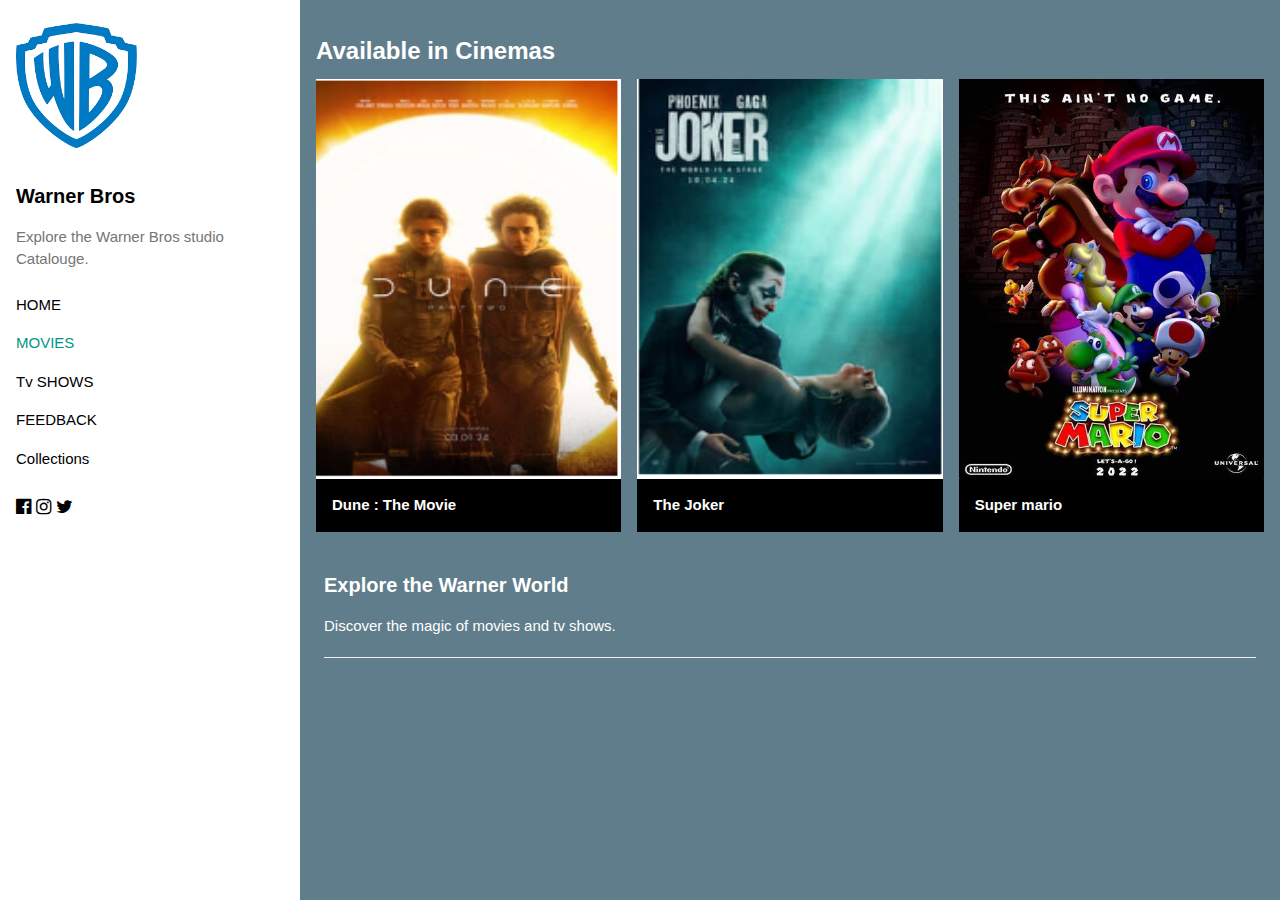
<file: index.html>
<!DOCTYPE html>
<html>
<title>Warner Bros Studios</title>
<meta charset="UTF-8">
<meta name="viewport" content="width=device-width, initial-scale=1">
<link rel="stylesheet" href="css/main.css">
<link rel="stylesheet" href="https://cdnjs.cloudflare.com/ajax/libs/font-awesome/4.7.0/css/font-awesome.min.css">

<body class="w3-blue-grey w3-content" style="max-width:1600px">

    <!-- Sidebar/menu -->
    <nav class="w3-sidebar w3-collapse w3-white w3-animate-left" style="z-index:3;width:300px;" id="mySidebar"><br>
        <div class="w3-container">
            <a href="#" onclick="w3_close()" class="w3-hide-large w3-right w3-jumbo w3-padding w3-hover-grey" title="close menu">
                <i class="fa fa-remove"></i>
            </a>
            <img alt="logo" src="img/avatar.png" style="width:45%;" class="w3-round"><br><br>
            <h4><b>Warner Bros</b></h4>
            <p class="w3-text-grey">Explore the Warner Bros studio Catalouge.</p>
        </div>
        <div class="w3-bar-block">
            <a href="index.html" onclick="w3_close()" class="w3-bar-item w3-button w3-padding ">HOME</a>
            <a href="movies.html" onclick=" w3_close() " class="w3-bar-item w3-button w3-padding w3-text-teal ">MOVIES</a>
            <a href="tvshows.html" onclick=" w3_close() " class="w3-bar-item w3-button w3-padding w3-text-light-black ">Tv SHOWS</a>
            <a href="connect.html" onclick="w3_close() " class="w3-bar-item w3-button w3-padding ">FEEDBACK</a>
            <a href="Collections.html" onclick="w3_close() " class="w3-bar-item w3-button w3-padding ">Collections</a>
        </div>
        <div class="w3-panel w3-large">
            <a href="https://www.facebook.com/"><i class="fa fa-facebook-official w3-hover-opacity"></i></a>
            <a href="https://www.instagram.com/"><i class="fa fa-instagram w3-hover-opacity"></i></a>
            <a href="https://twitter.com/"><i class="fa fa-twitter w3-hover-opacity"></i></a>
        </div>
    </nav>

    <!-- Overlay effect when opening sidebar on small screens -->
    <div class="w3-overlay w3-hide-large w3-animate-opacity" onclick="w3_close()" style="cursor:pointer" title="close side menu" id="myOverlay"></div>

    <!-- !PAGE CONTENT! -->
    <div class="w3-main" style="margin-left:300px">

        <!-- Header -->
        <header id="portfolio">
            <a href="#"><img src="img/avatar.png" alt="logo" style="width:65px;" class="w3-circle w3-right w3-margin w3-hide-large w3-hover-opacity"></a>
            <span class="w3-button w3-hide-large w3-xxlarge w3-hover-text-grey" onclick="w3_open()"><i class="fa fa-bars"></i></span>
            <br/>
            <div class="w3-container">
                <h3><b>Available in Cinemas</b></h3>
            </div>
        </header>

        <!-- First Photo Grid-->
        <div class="w3-row-padding">
            <div class="w3-third w3-container w3-margin-bottom">
                <img src="pics/Capture.PNG" alt="movie1" style="width:100%;height: 400px;" class="w3-hover-opacity">
                <div class="w3-container w3-black">
                    <p><b>Dune : The Movie</b></p>
                </div>
            </div>
            <div class="w3-third w3-container w3-margin-bottom">
                <img src="pics/movie2.PNG" alt="movie2" style="width:100%;height: 400px;" class="w3-hover-opacity">
                <div class="w3-container w3-black">
                    <p><b>The Joker</b></p>
                </div>
            </div>
            <div class="w3-third w3-container">
                <img src="pics/supermario.jpg" alt="movie3" style="width:100%;height: 400px;" class="w3-hover-opacity">
                <div class="w3-container w3-black">
                    <p><b>Super mario</b></p>
                </div>
            </div>
        </div>

        <div class="w3-container w3-padding-large" style="margin-bottom:32px">
            <h4><b>Explore the Warner World</b></h4>
            <p>Discover the magic of movies and tv shows.

                <hr>

        </div>

        <script src="js/main.js">
            // Script to open and close sidebar
        </script>

</body>

</html>
</file>
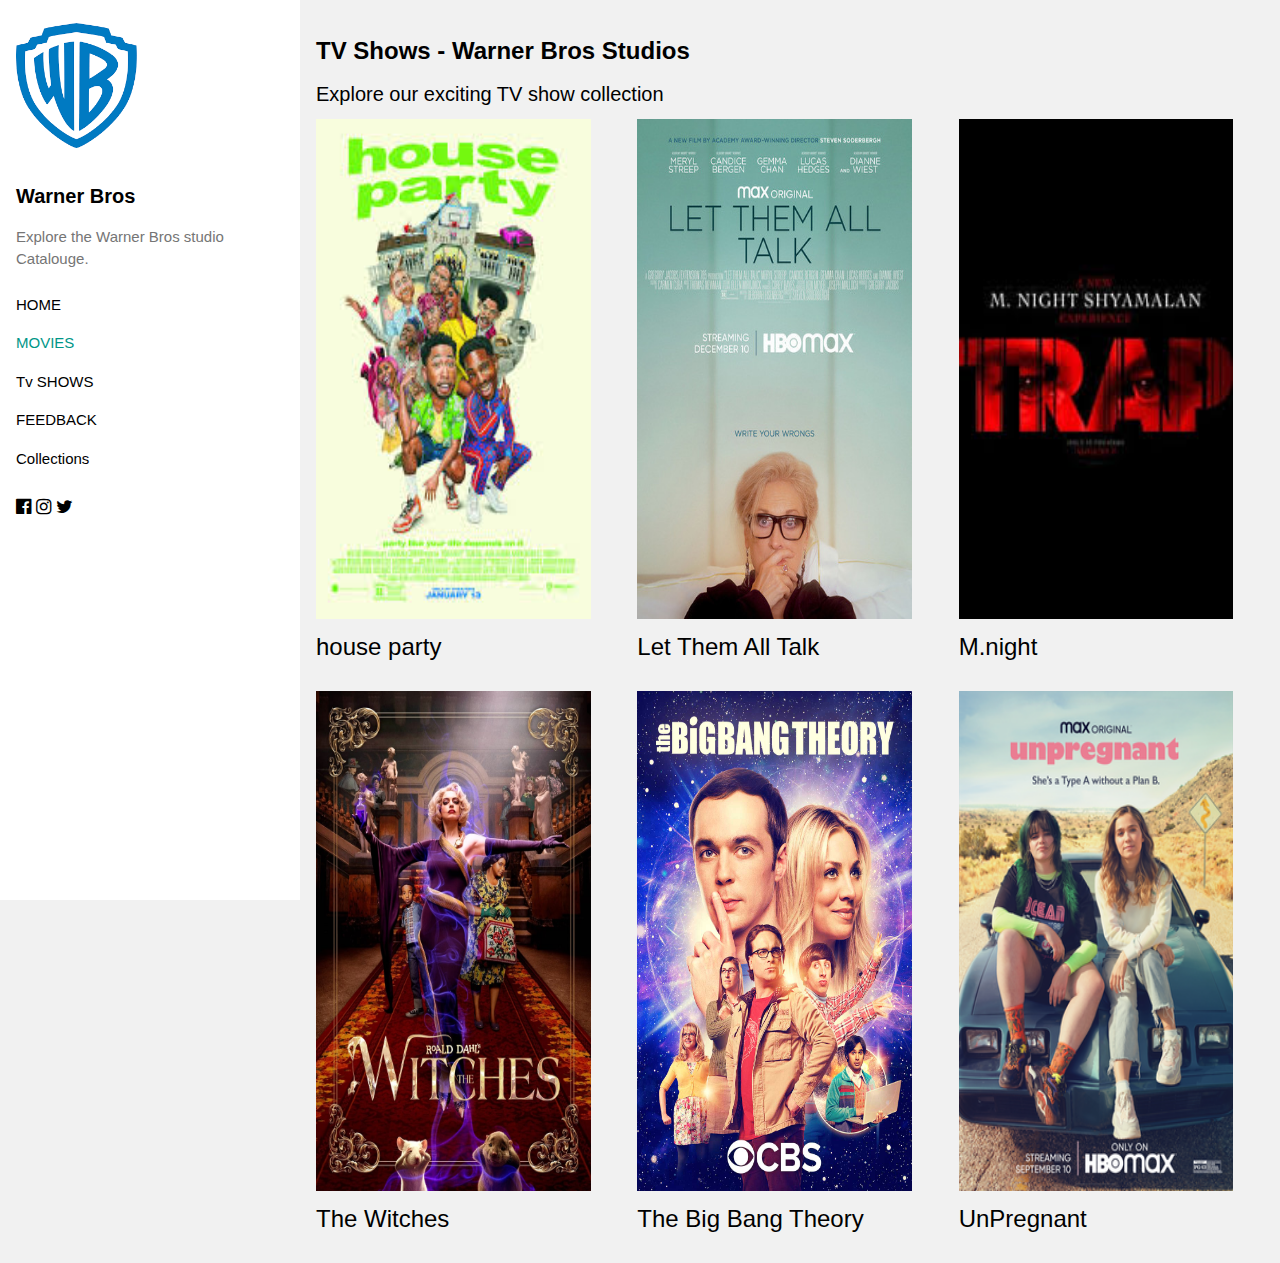
<file: tvshows.html>
<!DOCTYPE html>
<html>

<head>
    <meta charset="utf-8">
    <title>TV Shows - Warner Bros Studios</title>
    <meta name="viewport" content="width=device-width, initial-scale=1">
    <link rel="stylesheet" href="css/main.css">
    <link rel="stylesheet" href="https://cdnjs.cloudflare.com/ajax/libs/font-awesome/4.7.0/css/font-awesome.min.css">
</head>

<body class="w3-light-grey w3-content" style="max-width:1600px">

    <!-- Sidebar/menu -->
    <nav class="w3-sidebar w3-collapse w3-white w3-animate-left" style="z-index:3;width:300px;" id="mySidebar"><br>
        <div class="w3-container">
            <a href="#" onclick="w3_close()" class="w3-hide-large w3-right w3-jumbo w3-padding w3-hover-grey" title="close menu">
                <i class="fa fa-remove"></i>
            </a>
            <img alt="logo" src="img/avatar.png" style="width:45%;" class="w3-round"><br><br>
            <h4><b>Warner Bros</b></h4>
            <p class="w3-text-grey">Explore the Warner Bros studio Catalouge.</p>
        </div>
        <div class="w3-bar-block">
            <a href="index.html" onclick="w3_close()" class="w3-bar-item w3-button w3-padding ">HOME</a>
            <a href="movies.html" onclick=" w3_close() " class="w3-bar-item w3-button w3-padding w3-text-teal ">MOVIES</a>
            <a href="tvshows.html" onclick=" w3_close() " class="w3-bar-item w3-button w3-padding w3-text-light-black ">Tv SHOWS</a>
            <a href="connect.html" onclick="w3_close() " class="w3-bar-item w3-button w3-padding ">FEEDBACK</a>
            <a href="Collections.html" onclick="w3_close() " class="w3-bar-item w3-button w3-padding ">Collections</a>
        </div>
        <div class="w3-panel w3-large">
            <a href="https://www.facebook.com/"><i class="fa fa-facebook-official w3-hover-opacity"></i></a>
            <a href="https://www.instagram.com/"><i class="fa fa-instagram w3-hover-opacity"></i></a>
            <a href="https://twitter.com/"><i class="fa fa-twitter w3-hover-opacity"></i></a>
        </div>
    </nav>

    <!-- Overlay effect when opening sidebar on small screens -->
    <div class="w3-overlay w3-hide-large w3-animate-opacity" onclick="w3_close()" style="cursor:pointer" title="close side menu" id="myOverlay"></div>

    <!-- !PAGE CONTENT! -->
    <div class="w3-main" style="margin-left:300px">

        <!-- Header -->
        <header id="portfolio">
            <a href="#"><img src="img/avatar.png" style="width:65px;" class="w3-circle w3-right w3-margin w3-hide-large w3-hover-opacity"></a>
            <span class="w3-button w3-hide-large w3-xxlarge w3-hover-text-grey" onclick="w3_open()"><i class="fa fa-bars"></i></span>
            <br/>
            <div class="w3-container">
                <h3><b>TV Shows - Warner Bros Studios</b></h3>
                <h4>Explore our exciting TV show collection</h4>
            </div>
        </header>

        <!-- TV Show Grid -->
        <div class="w3-row-padding">
            <div class="w3-third w3-container w3-margin-bottom">
                <img src="img/mine3.jpg" alt="TV Show 1" style="width:90%; height: 500px;" class="w3-hover-opacity">
                <h3>house party</h3>
            </div>
            <div class="w3-third w3-container w3-margin-bottom">
                <img src="img/let.jpg" alt="TV Show 2" style="width:90%; height: 500px;" class="w3-hover-opacity">
                <h3>Let Them All Talk</h3>
            </div>
            <div class="w3-third w3-container">
                <img src="img/mine4.jpg" alt="TV Show 3" style="width:90%; height: 500px;" class="w3-hover-opacity">
                <h3>M.night</h3>
            </div>
        </div>

        <div class="w3-row-padding">
            <div class="w3-third w3-container w3-margin-bottom">
                <img src="img/wt.jpg" alt="TV Show 4" style="width:90%; height: 500px;" class="w3-hover-opacity">
                <h3>The Witches</h3>
            </div>
            <div class="w3-third w3-container w3-margin-bottom">
                <img src="img/big.jpg" alt="TV Show 5" style="width:90%; height: 500px;" class="w3-hover-opacity">
                <h3>The Big Bang Theory</h3>
            </div>
            <div class="w3-third w3-container">
                <img src="img/unp.png" alt="TV Show 6" style="width:90%; height: 500px;" class="w3-hover-opacity">
                <h3>UnPregnant</h3>
            </div>
        </div>

    </div>

    <!-- End page content -->
    <script src="js/main.js">
        // Script to open and close sidebar
    </script>
</body>

</html>
</file>
<file: css/main.css>
html {
    box-sizing: border-box;
}

*,
*:before,
*:after {
    box-sizing: inherit;
}

html {
    -ms-text-size-adjust: 100%;
    -webkit-text-size-adjust: 100%;
}

body {
    margin: 0;
}

article,
aside,
details,
figcaption,
figure,
footer,
header,
main,
menu,
nav,
section {
    display: block;
}

summary {
    display: list-item;
}

audio,
canvas,
progress,
video {
    display: inline-block;
}

progress {
    vertical-align: baseline;
}

audio:not([controls]) {
    display: none;
    height: 0;
}

[hidden],
template {
    display: none;
}

a {
    background-color: transparent;
}

a:active,
a:hover {
    outline-width: 0;
}

abbr[title] {
    border-bottom: none;
    text-decoration: underline;
    text-decoration: underline dotted;
}

b,
strong {
    font-weight: bolder;
}

dfn {
    font-style: italic;
}

mark {
    background: #ff0;
    color: #000;
}

small {
    font-size: 80%;
}

sub,
sup {
    font-size: 75%;
    line-height: 0;
    position: relative;
    vertical-align: baseline;
}

sub {
    bottom: -0.25em;
}

sup {
    top: -0.5em;
}

figure {
    margin: 1em 40px;
}

img {
    border-style: none;
}

code,
kbd,
pre,
samp {
    font-family: monospace, monospace;
    font-size: 1em;
}

hr {
    box-sizing: content-box;
    height: 0;
    overflow: visible;
}

button,
input,
select,
textarea,
optgroup {
    font: inherit;
    margin: 0;
}

optgroup {
    font-weight: bold;
}

button,
input {
    overflow: visible;
}

button,
select {
    text-transform: none;
}

button,
[type="button"],
[type="reset"],
[type="submit"] {
    -webkit-appearance: button;
}

button::-moz-focus-inner,
[type="button"]::-moz-focus-inner,
[type="reset"]::-moz-focus-inner,
[type="submit"]::-moz-focus-inner {
    border-style: none;
    padding: 0;
}

button:-moz-focusring,
[type="button"]:-moz-focusring,
[type="reset"]:-moz-focusring,
[type="submit"]:-moz-focusring {
    outline: 1px dotted ButtonText;
}

fieldset {
    border: 1px solid #c0c0c0;
    margin: 0 2px;
    padding: 0.35em 0.625em 0.75em;
}

legend {
    color: inherit;
    display: table;
    max-width: 100%;
    padding: 0;
    white-space: normal;
}

textarea {
    overflow: auto;
}

[type="checkbox"],
[type="radio"] {
    padding: 0;
}

[type="number"]::-webkit-inner-spin-button,
[type="number"]::-webkit-outer-spin-button {
    height: auto;
}

[type="search"] {
    -webkit-appearance: textfield;
    outline-offset: -2px;
}

[type="search"]::-webkit-search-decoration {
    -webkit-appearance: none;
}

::-webkit-file-upload-button {
    -webkit-appearance: button;
    font: inherit;
}


/* End extract */

html,
body {
    font-family: Verdana, sans-serif;
    font-size: 15px;
    line-height: 1.5;
}

html {
    overflow-x: hidden;
}

h1 {
    font-size: 36px;
}

h2 {
    font-size: 30px;
}

h3 {
    font-size: 24px;
}

h4 {
    font-size: 20px;
}

h5 {
    font-size: 18px;
}

h6 {
    font-size: 16px;
}

.w3-serif {
    font-family: serif;
}

h1,
h2,
h3,
h4,
h5,
h6 {
    font-family: "Segoe UI", Arial, sans-serif;
    font-weight: 400;
    margin: 10px 0;
}

.w3-wide {
    letter-spacing: 4px;
}

hr {
    border: 0;
    border-top: 1px solid #eee;
    margin: 20px 0;
}

.w3-image {
    max-width: 100%;
    height: auto;
}

img {
    vertical-align: middle;
}

a {
    color: inherit;
}

.w3-table,
.w3-table-all {
    border-collapse: collapse;
    border-spacing: 0;
    width: 100%;
    display: table;
}

.w3-table-all {
    border: 1px solid #ccc;
}

.w3-bordered tr,
.w3-table-all tr {
    border-bottom: 1px solid #ddd;
}

.w3-striped tbody tr:nth-child(even) {
    background-color: #1b26c2;
}

.w3-table-all tr:nth-child(odd) {
    background-color: #1439dd;
}

.w3-table-all tr:nth-child(even) {
    background-color: #411ddf;
}

.w3-hoverable tbody tr:hover,
.w3-ul.w3-hoverable li:hover {
    background-color: #3011dd;
}

.w3-centered tr th,
.w3-centered tr td {
    text-align: center;
}

.w3-table td,
.w3-table th,
.w3-table-all td,
.w3-table-all th {
    padding: 8px 8px;
    display: table-cell;
    text-align: left;
    vertical-align: top;
}

.w3-table th:first-child,
.w3-table td:first-child,
.w3-table-all th:first-child,
.w3-table-all td:first-child {
    padding-left: 16px;
}

.w3-btn,
.w3-button {
    border: none;
    display: inline-block;
    padding: 8px 16px;
    vertical-align: middle;
    overflow: hidden;
    text-decoration: none;
    color: inherit;
    background-color: inherit;
    text-align: center;
    cursor: pointer;
    white-space: nowrap;
}

.w3-btn:hover {
    box-shadow: 0 8px 16px 0 rgba(3, 57, 158, 0.2), 0 6px 20px 0 rgba(6, 54, 158, 0.19);
}

.w3-btn,
.w3-button {
    -webkit-touch-callout: none;
    -webkit-user-select: none;
    -khtml-user-select: none;
    -moz-user-select: none;
    -ms-user-select: none;
    user-select: none;
}

.w3-disabled,
.w3-btn:disabled,
.w3-button:disabled {
    cursor: not-allowed;
    opacity: 0.3;
}

.w3-disabled *,
:disabled * {
    pointer-events: none;
}

.w3-btn.w3-disabled:hover,
.w3-btn:disabled:hover {
    box-shadow: none;
}

.w3-badge,
.w3-tag {
    background-color: #000;
    color: #fff;
    display: inline-block;
    padding-left: 8px;
    padding-right: 8px;
    text-align: center;
}

.w3-badge {
    border-radius: 50%;
}

.w3-ul {
    list-style-type: none;
    padding: 0;
    margin: 0;
}

.w3-ul li {
    padding: 8px 16px;
    border-bottom: 1px solid #ddd;
}

.w3-ul li:last-child {
    border-bottom: none;
}

.w3-tooltip,
.w3-display-container {
    position: relative;
}

.w3-tooltip .w3-text {
    display: none;
}

.w3-tooltip:hover .w3-text {
    display: inline-block;
}

.w3-ripple:active {
    opacity: 0.5;
}

.w3-ripple {
    transition: opacity 0s;
}

.w3-input {
    padding: 8px;
    display: block;
    border: none;
    border-bottom: 1px solid #3613d6;
    width: 100%;
}

.w3-select {
    padding: 9px 0;
    width: 100%;
    border: none;
    border-bottom: 1px solid #390ed4;
}

.w3-dropdown-click,
.w3-dropdown-hover {
    position: relative;
    display: inline-block;
    cursor: pointer;
}

.w3-dropdown-hover:hover .w3-dropdown-content {
    display: block;
}

.w3-dropdown-hover:first-child,
.w3-dropdown-click:hover {
    background-color: #340cc5;
    color: #000;
}

.w3-dropdown-hover:hover>.w3-button:first-child,
.w3-dropdown-click:hover>.w3-button:first-child {
    background-color: #210aa5;
    color: #000;
}

.w3-dropdown-content {
    cursor: auto;
    color: #000;
    background-color: #04068a;
    display: none;
    position: absolute;
    min-width: 160px;
    margin: 0;
    padding: 0;
    z-index: 1;
}

.w3-check,
.w3-radio {
    width: 24px;
    height: 24px;
    position: relative;
    top: 6px;
}

.w3-sidebar {
    height: 100%;
    width: 200px;
    background-color: #fff;
    position: fixed !important;
    z-index: 1;
    overflow: auto;
}

.w3-bar-block .w3-dropdown-hover,
.w3-bar-block .w3-dropdown-click {
    width: 100%;
}

.w3-bar-block .w3-dropdown-hover .w3-dropdown-content,
.w3-bar-block .w3-dropdown-click .w3-dropdown-content {
    min-width: 100%;
}

.w3-bar-block .w3-dropdown-hover .w3-button,
.w3-bar-block .w3-dropdown-click .w3-button {
    width: 100%;
    text-align: left;
    padding: 8px 16px;
}

.w3-main,
#main {
    transition: margin-left 0.4s;
}

.w3-modal {
    z-index: 3;
    display: none;
    padding-top: 100px;
    position: fixed;
    left: 0;
    top: 0;
    width: 100%;
    height: 100%;
    overflow: auto;
    background-color: rgb(0, 0, 0);
    background-color: rgba(0, 0, 0, 0.4);
}

.w3-modal-content {
    margin: auto;
    background-color: #fff;
    position: relative;
    padding: 0;
    outline: 0;
    width: 600px;
}

.w3-bar {
    width: 100%;
    overflow: hidden;
}

.w3-center .w3-bar {
    display: inline-block;
    width: auto;
}

.w3-bar .w3-bar-item {
    padding: 8px 16px;
    float: left;
    width: auto;
    border: none;
    display: block;
    outline: 0;
}

.w3-bar .w3-dropdown-hover,
.w3-bar .w3-dropdown-click {
    position: static;
    float: left;
}

.w3-bar .w3-button {
    white-space: normal;
}

.w3-bar-block .w3-bar-item {
    width: 100%;
    display: block;
    padding: 8px 16px;
    text-align: left;
    border: none;
    white-space: normal;
    float: none;
    outline: 0;
}

.w3-bar-block.w3-center .w3-bar-item {
    text-align: center;
}

.w3-block {
    display: block;
    width: 100%;
}

.w3-responsive {
    display: block;
    overflow-x: auto;
}

.w3-container:after,
.w3-container:before,
.w3-panel:after,
.w3-panel:before,
.w3-row:after,
.w3-row:before,
.w3-row-padding:after,
.w3-row-padding:before,
.w3-cell-row:before,
.w3-cell-row:after,
.w3-clear:after,
.w3-clear:before,
.w3-bar:before,
.w3-bar:after {
    content: "";
    display: table;
    clear: both;
}

.w3-col,
.w3-half,
.w3-third,
.w3-twothird,
.w3-threequarter,
.w3-quarter {
    float: left;
    width: 100%;
}

.w3-col.s1 {
    width: 8.33333%;
}

.w3-col.s2 {
    width: 16.66666%;
}

.w3-col.s3 {
    width: 24.99999%;
}

.w3-col.s4 {
    width: 33.33333%;
}

.w3-col.s5 {
    width: 41.66666%;
}

.w3-col.s6 {
    width: 49.99999%;
}

.w3-col.s7 {
    width: 58.33333%;
}

.w3-col.s8 {
    width: 66.66666%;
}

.w3-col.s9 {
    width: 74.99999%;
}

.w3-col.s10 {
    width: 83.33333%;
}

.w3-col.s11 {
    width: 91.66666%;
}

.w3-col.s12 {
    width: 99.99999%;
}

@media (min-width: 601px) {
    .w3-col.m1 {
        width: 8.33333%;
    }
    .w3-col.m2 {
        width: 16.66666%;
    }
    .w3-col.m3,
    .w3-quarter {
        width: 24.99999%;
    }
    .w3-col.m4,
    .w3-third {
        width: 33.33333%;
    }
    .w3-col.m5 {
        width: 41.66666%;
    }
    .w3-col.m6,
    .w3-half {
        width: 49.99999%;
    }
    .w3-col.m7 {
        width: 58.33333%;
    }
    .w3-col.m8,
    .w3-twothird {
        width: 66.66666%;
    }
    .w3-col.m9,
    .w3-threequarter {
        width: 74.99999%;
    }
    .w3-col.m10 {
        width: 83.33333%;
    }
    .w3-col.m11 {
        width: 91.66666%;
    }
    .w3-col.m12 {
        width: 99.99999%;
    }
}

@media (min-width: 993px) {
    .w3-col.l1 {
        width: 8.33333%;
    }
    .w3-col.l2 {
        width: 16.66666%;
    }
    .w3-col.l3 {
        width: 24.99999%;
    }
    .w3-col.l4 {
        width: 33.33333%;
    }
    .w3-col.l5 {
        width: 41.66666%;
    }
    .w3-col.l6 {
        width: 49.99999%;
    }
    .w3-col.l7 {
        width: 58.33333%;
    }
    .w3-col.l8 {
        width: 66.66666%;
    }
    .w3-col.l9 {
        width: 74.99999%;
    }
    .w3-col.l10 {
        width: 83.33333%;
    }
    .w3-col.l11 {
        width: 91.66666%;
    }
    .w3-col.l12 {
        width: 99.99999%;
    }
}

.w3-rest {
    overflow: hidden;
}

.w3-stretch {
    margin-left: -16px;
    margin-right: -16px;
}

.w3-content,
.w3-auto {
    margin-left: auto;
    margin-right: auto;
}

.w3-content {
    max-width: 980px;
}

.w3-auto {
    max-width: 1140px;
}

.w3-cell-row {
    display: table;
    width: 100%;
}

.w3-cell {
    display: table-cell;
}

.w3-cell-top {
    vertical-align: top;
}

.w3-cell-middle {
    vertical-align: middle;
}

.w3-cell-bottom {
    vertical-align: bottom;
}

.w3-hide {
    display: none !important;
}

.w3-show-block,
.w3-show {
    display: block !important;
}

.w3-show-inline-block {
    display: inline-block !important;
}

@media (max-width: 1205px) {
    .w3-auto {
        max-width: 95%;
    }
}

@media (max-width: 600px) {
    .w3-modal-content {
        margin: 0 10px;
        width: auto !important;
    }
    .w3-modal {
        padding-top: 30px;
    }
    .w3-dropdown-hover.w3-mobile .w3-dropdown-content,
    .w3-dropdown-click.w3-mobile .w3-dropdown-content {
        position: relative;
    }
    .w3-hide-small {
        display: none !important;
    }
    .w3-mobile {
        display: block;
        width: 100% !important;
    }
    .w3-bar-item.w3-mobile,
    .w3-dropdown-hover.w3-mobile,
    .w3-dropdown-click.w3-mobile {
        text-align: center;
    }
    .w3-dropdown-hover.w3-mobile,
    .w3-dropdown-hover.w3-mobile .w3-btn,
    .w3-dropdown-hover.w3-mobile .w3-button,
    .w3-dropdown-click.w3-mobile,
    .w3-dropdown-click.w3-mobile .w3-btn,
    .w3-dropdown-click.w3-mobile .w3-button {
        width: 100%;
    }
}

@media (max-width: 768px) {
    .w3-modal-content {
        width: 500px;
    }
    .w3-modal {
        padding-top: 50px;
    }
}

@media (min-width: 993px) {
    .w3-modal-content {
        width: 900px;
    }
    .w3-hide-large {
        display: none !important;
    }
    .w3-sidebar.w3-collapse {
        display: block !important;
    }
}

@media (max-width: 992px) and (min-width: 601px) {
    .w3-hide-medium {
        display: none !important;
    }
}

@media (max-width: 992px) {
    .w3-sidebar.w3-collapse {
        display: none;
    }
    .w3-main {
        margin-left: 0 !important;
        margin-right: 0 !important;
    }
    .w3-auto {
        max-width: 100%;
    }
}

.w3-top,
.w3-bottom {
    position: fixed;
    width: 100%;
    z-index: 1;
}

.w3-top {
    top: 0;
}

.w3-bottom {
    bottom: 0;
}

.w3-overlay {
    position: fixed;
    display: none;
    width: 100%;
    height: 100%;
    top: 0;
    left: 0;
    right: 0;
    bottom: 0;
    background-color: rgba(0, 0, 0, 0.5);
    z-index: 2;
}

.w3-display-topleft {
    position: absolute;
    left: 0;
    top: 0;
}

.w3-display-topright {
    position: absolute;
    right: 0;
    top: 0;
}

.w3-display-bottomleft {
    position: absolute;
    left: 0;
    bottom: 0;
}

.w3-display-bottomright {
    position: absolute;
    right: 0;
    bottom: 0;
}

.w3-display-middle {
    position: absolute;
    top: 50%;
    left: 50%;
    transform: translate(-50%, -50%);
    -ms-transform: translate(-50%, -50%);
}

.w3-display-left {
    position: absolute;
    top: 50%;
    left: 0%;
    transform: translate(0%, -50%);
    -ms-transform: translate(-0%, -50%);
}

.w3-display-right {
    position: absolute;
    top: 50%;
    right: 0%;
    transform: translate(0%, -50%);
    -ms-transform: translate(0%, -50%);
}

.w3-display-topmiddle {
    position: absolute;
    left: 50%;
    top: 0;
    transform: translate(-50%, 0%);
    -ms-transform: translate(-50%, 0%);
}

.w3-display-bottommiddle {
    position: absolute;
    left: 50%;
    bottom: 0;
    transform: translate(-50%, 0%);
    -ms-transform: translate(-50%, 0%);
}

.w3-display-container:hover .w3-display-hover {
    display: block;
}

.w3-display-container:hover span.w3-display-hover {
    display: inline-block;
}

.w3-display-hover {
    display: none;
}

.w3-display-position {
    position: absolute;
}

.w3-circle {
    border-radius: 50%;
}

.w3-round-small {
    border-radius: 2px;
}

.w3-round,
.w3-round-medium {
    border-radius: 4px;
}

.w3-round-large {
    border-radius: 8px;
}

.w3-round-xlarge {
    border-radius: 16px;
}

.w3-round-xxlarge {
    border-radius: 32px;
}

.w3-row-padding,
.w3-row-padding>.w3-half,
.w3-row-padding>.w3-third,
.w3-row-padding>.w3-twothird,
.w3-row-padding>.w3-threequarter,
.w3-row-padding>.w3-quarter,
.w3-row-padding>.w3-col {
    padding: 0 8px;
}

.w3-container,
.w3-panel {
    padding: 0.01em 16px;
}

.w3-panel {
    margin-top: 16px;
    margin-bottom: 16px;
}

.w3-code,
.w3-codespan {
    font-family: Consolas, "courier new";
    font-size: 16px;
}

.w3-code {
    width: auto;
    background-color: #fff;
    padding: 8px 12px;
    border-left: 4px solid #4caf50;
    word-wrap: break-word;
}

.w3-codespan {
    color: crimson;
    background-color: #f1f1f1;
    padding-left: 4px;
    padding-right: 4px;
    font-size: 110%;
}

.w3-card,
.w3-card-2 {
    box-shadow: 0 2px 5px 0 rgba(0, 0, 0, 0.16), 0 2px 10px 0 rgba(0, 0, 0, 0.12);
}

.w3-card-4,
.w3-hover-shadow:hover {
    box-shadow: 0 4px 10px 0 rgba(0, 0, 0, 0.2), 0 4px 20px 0 rgba(0, 0, 0, 0.19);
}

.w3-spin {
    animation: w3-spin 2s infinite linear;
}

@keyframes w3-spin {
    0% {
        transform: rotate(0deg);
    }
    100% {
        transform: rotate(359deg);
    }
}

.w3-animate-fading {
    animation: fading 10s infinite;
}

@keyframes fading {
    0% {
        opacity: 0;
    }
    50% {
        opacity: 1;
    }
    100% {
        opacity: 0;
    }
}

.w3-animate-opacity {
    animation: opac 0.8s;
}

@keyframes opac {
    from {
        opacity: 0;
    }
    to {
        opacity: 1;
    }
}

.w3-animate-top {
    position: relative;
    animation: animatetop 0.4s;
}

@keyframes animatetop {
    from {
        top: -300px;
        opacity: 0;
    }
    to {
        top: 0;
        opacity: 1;
    }
}

.w3-animate-left {
    position: relative;
    animation: animateleft 0.4s;
}

@keyframes animateleft {
    from {
        left: -300px;
        opacity: 0;
    }
    to {
        left: 0;
        opacity: 1;
    }
}

.w3-animate-right {
    position: relative;
    animation: animateright 0.4s;
}

@keyframes animateright {
    from {
        right: -300px;
        opacity: 0;
    }
    to {
        right: 0;
        opacity: 1;
    }
}

.w3-animate-bottom {
    position: relative;
    animation: animatebottom 0.4s;
}

@keyframes animatebottom {
    from {
        bottom: -300px;
        opacity: 0;
    }
    to {
        bottom: 0;
        opacity: 1;
    }
}

.w3-animate-zoom {
    animation: animatezoom 0.6s;
}

@keyframes animatezoom {
    from {
        transform: scale(0);
    }
    to {
        transform: scale(1);
    }
}

.w3-animate-input {
    transition: width 0.4s ease-in-out;
}

.w3-animate-input:focus {
    width: 100% !important;
}

.w3-opacity,
.w3-hover-opacity:hover {
    opacity: 0.6;
}

.w3-opacity-off,
.w3-hover-opacity-off:hover {
    opacity: 1;
}

.w3-opacity-max {
    opacity: 0.25;
}

.w3-opacity-min {
    opacity: 0.75;
}

.w3-greyscale-max,
.w3-grayscale-max,
.w3-hover-greyscale:hover,
.w3-hover-grayscale:hover {
    filter: grayscale(100%);
}

.w3-greyscale,
.w3-grayscale {
    filter: grayscale(75%);
}

.w3-greyscale-min,
.w3-grayscale-min {
    filter: grayscale(50%);
}

.w3-sepia {
    filter: sepia(75%);
}

.w3-sepia-max,
.w3-hover-sepia:hover {
    filter: sepia(100%);
}

.w3-sepia-min {
    filter: sepia(50%);
}

.w3-tiny {
    font-size: 10px !important;
}

.w3-small {
    font-size: 12px !important;
}

.w3-medium {
    font-size: 15px !important;
}

.w3-large {
    font-size: 18px !important;
}

.w3-xlarge {
    font-size: 24px !important;
}

.w3-xxlarge {
    font-size: 36px !important;
}

.w3-xxxlarge {
    font-size: 48px !important;
}

.w3-jumbo {
    font-size: 64px !important;
}

.w3-left-align {
    text-align: left !important;
}

.w3-right-align {
    text-align: right !important;
}

.w3-justify {
    text-align: justify !important;
}

.w3-center {
    text-align: center !important;
}

.w3-border-0 {
    border: 0 !important;
}

.w3-border {
    border: 1px solid #ccc !important;
}

.w3-border-top {
    border-top: 1px solid #ccc !important;
}

.w3-border-bottom {
    border-bottom: 1px solid #ccc !important;
}

.w3-border-left {
    border-left: 1px solid #ccc !important;
}

.w3-border-right {
    border-right: 1px solid #ccc !important;
}

.w3-topbar {
    border-top: 6px solid #ccc !important;
}

.w3-bottombar {
    border-bottom: 6px solid #ccc !important;
}

.w3-leftbar {
    border-left: 6px solid #ccc !important;
}

.w3-rightbar {
    border-right: 6px solid #ccc !important;
}

.w3-section,
.w3-code {
    margin-top: 16px !important;
    margin-bottom: 16px !important;
}

.w3-margin {
    margin: 16px !important;
}

.w3-margin-top {
    margin-top: 16px !important;
}

.w3-margin-bottom {
    margin-bottom: 16px !important;
}

.w3-margin-left {
    margin-left: 16px !important;
}

.w3-margin-right {
    margin-right: 16px !important;
}

.w3-padding-small {
    padding: 4px 8px !important;
}

.w3-padding {
    padding: 8px 16px !important;
}

.w3-padding-large {
    padding: 12px 24px !important;
}

.w3-padding-16 {
    padding-top: 16px !important;
    padding-bottom: 16px !important;
}

.w3-padding-24 {
    padding-top: 24px !important;
    padding-bottom: 24px !important;
}

.w3-padding-32 {
    padding-top: 32px !important;
    padding-bottom: 32px !important;
}

.w3-padding-48 {
    padding-top: 48px !important;
    padding-bottom: 48px !important;
}

.w3-padding-64 {
    padding-top: 64px !important;
    padding-bottom: 64px !important;
}

.w3-left {
    float: left !important;
}

.w3-right {
    float: right !important;
}

.w3-button:hover {
    color: #000 !important;
    background-color: #ccc !important;
}

.w3-transparent,
.w3-hover-none:hover {
    background-color: transparent !important;
}

.w3-hover-none:hover {
    box-shadow: none !important;
}


/* Colors */

.w3-amber,
.w3-hover-amber:hover {
    color: #000 !important;
    background-color: #ffc107 !important;
}

.w3-aqua,
.w3-hover-aqua:hover {
    color: #000 !important;
    background-color: #00ffff !important;
}

.w3-blue,
.w3-hover-blue:hover {
    color: #fff !important;
    background-color: #2196f3 !important;
}

.w3-light-blue,
.w3-hover-light-blue:hover {
    color: #000 !important;
    background-color: #87ceeb !important;
}

.w3-brown,
.w3-hover-brown:hover {
    color: #fff !important;
    background-color: #795548 !important;
}

.w3-cyan,
.w3-hover-cyan:hover {
    color: #000 !important;
    background-color: #00bcd4 !important;
}

.w3-blue-grey,
.w3-hover-blue-grey:hover,
.w3-blue-gray,
.w3-hover-blue-gray:hover {
    color: #fff !important;
    background-color: #607d8b !important;
}

.w3-green,
.w3-hover-green:hover {
    color: #fff !important;
    background-color: #4caf50 !important;
}

.w3-light-green,
.w3-hover-light-green:hover {
    color: #000 !important;
    background-color: #8bc34a !important;
}

.w3-indigo,
.w3-hover-indigo:hover {
    color: #fff !important;
    background-color: #3f51b5 !important;
}

.w3-khaki,
.w3-hover-khaki:hover {
    color: #000 !important;
    background-color: #f0e68c !important;
}

.w3-lime,
.w3-hover-lime:hover {
    color: #000 !important;
    background-color: #cddc39 !important;
}

.w3-orange,
.w3-hover-orange:hover {
    color: #000 !important;
    background-color: #ff9800 !important;
}

.w3-deep-orange,
.w3-hover-deep-orange:hover {
    color: #fff !important;
    background-color: #ff5722 !important;
}

.w3-pink,
.w3-hover-pink:hover {
    color: #fff !important;
    background-color: #e91e63 !important;
}

.w3-purple,
.w3-hover-purple:hover {
    color: #fff !important;
    background-color: #9c27b0 !important;
}

.w3-deep-purple,
.w3-hover-deep-purple:hover {
    color: #fff !important;
    background-color: #673ab7 !important;
}

.w3-red,
.w3-hover-red:hover {
    color: #fff !important;
    background-color: #f44336 !important;
}

.w3-sand,
.w3-hover-sand:hover {
    color: #000 !important;
    background-color: #fdf5e6 !important;
}

.w3-teal,
.w3-hover-teal:hover {
    color: #fff !important;
    background-color: #009688 !important;
}

.w3-yellow,
.w3-hover-yellow:hover {
    color: #000 !important;
    background-color: #ffeb3b !important;
}

.w3-white,
.w3-hover-white:hover {
    color: #000 !important;
    background-color: #fff !important;
}

.w3-black,
.w3-hover-black:hover {
    color: #fff !important;
    background-color: #000 !important;
}

.w3-grey,
.w3-hover-grey:hover,
.w3-gray,
.w3-hover-gray:hover {
    color: #000 !important;
    background-color: #9e9e9e !important;
}

.w3-light-grey,
.w3-hover-light-grey:hover,
.w3-light-gray,
.w3-hover-light-gray:hover {
    color: #000 !important;
    background-color: #f1f1f1 !important;
}

.w3-dark-grey,
.w3-hover-dark-grey:hover,
.w3-dark-gray,
.w3-hover-dark-gray:hover {
    color: #fff !important;
    background-color: #616161 !important;
}

.w3-pale-red,
.w3-hover-pale-red:hover {
    color: #000 !important;
    background-color: #ffdddd !important;
}

.w3-pale-green,
.w3-hover-pale-green:hover {
    color: #000 !important;
    background-color: #ddffdd !important;
}

.w3-pale-yellow,
.w3-hover-pale-yellow:hover {
    color: #000 !important;
    background-color: #ffffcc !important;
}

.w3-pale-blue,
.w3-hover-pale-blue:hover {
    color: #000 !important;
    background-color: #ddffff !important;
}

.w3-text-amber,
.w3-hover-text-amber:hover {
    color: #ffc107 !important;
}

.w3-text-aqua,
.w3-hover-text-aqua:hover {
    color: #00ffff !important;
}

.w3-text-blue,
.w3-hover-text-blue:hover {
    color: #2196f3 !important;
}

.w3-text-light-blue,
.w3-hover-text-light-blue:hover {
    color: #87ceeb !important;
}

.w3-text-brown,
.w3-hover-text-brown:hover {
    color: #795548 !important;
}

.w3-text-cyan,
.w3-hover-text-cyan:hover {
    color: #00bcd4 !important;
}

.w3-text-blue-grey,
.w3-hover-text-blue-grey:hover,
.w3-text-blue-gray,
.w3-hover-text-blue-gray:hover {
    color: #607d8b !important;
}

.w3-text-green,
.w3-hover-text-green:hover {
    color: #4caf50 !important;
}

.w3-text-light-green,
.w3-hover-text-light-green:hover {
    color: #8bc34a !important;
}

.w3-text-indigo,
.w3-hover-text-indigo:hover {
    color: #3f51b5 !important;
}

.w3-text-khaki,
.w3-hover-text-khaki:hover {
    color: #b4aa50 !important;
}

.w3-text-lime,
.w3-hover-text-lime:hover {
    color: #cddc39 !important;
}

.w3-text-orange,
.w3-hover-text-orange:hover {
    color: #ff9800 !important;
}

.w3-text-deep-orange,
.w3-hover-text-deep-orange:hover {
    color: #ff5722 !important;
}

.w3-text-pink,
.w3-hover-text-pink:hover {
    color: #e91e63 !important;
}

.w3-text-purple,
.w3-hover-text-purple:hover {
    color: #9c27b0 !important;
}

.w3-text-deep-purple,
.w3-hover-text-deep-purple:hover {
    color: #673ab7 !important;
}

.w3-text-red,
.w3-hover-text-red:hover {
    color: #f44336 !important;
}

.w3-text-sand,
.w3-hover-text-sand:hover {
    color: #fdf5e6 !important;
}

.w3-text-teal,
.w3-hover-text-teal:hover {
    color: #009688 !important;
}

.w3-text-yellow,
.w3-hover-text-yellow:hover {
    color: #d2be0e !important;
}

.w3-text-white,
.w3-hover-text-white:hover {
    color: #fff !important;
}

.w3-text-black,
.w3-hover-text-black:hover {
    color: #000 !important;
}

.w3-text-grey,
.w3-hover-text-grey:hover,
.w3-text-gray,
.w3-hover-text-gray:hover {
    color: #757575 !important;
}

.w3-text-light-grey,
.w3-hover-text-light-grey:hover,
.w3-text-light-gray,
.w3-hover-text-light-gray:hover {
    color: #f1f1f1 !important;
}

.w3-text-dark-grey,
.w3-hover-text-dark-grey:hover,
.w3-text-dark-gray,
.w3-hover-text-dark-gray:hover {
    color: #3a3a3a !important;
}

.w3-border-amber,
.w3-hover-border-amber:hover {
    border-color: #ffc107 !important;
}

.w3-border-aqua,
.w3-hover-border-aqua:hover {
    border-color: #00ffff !important;
}

.w3-border-blue,
.w3-hover-border-blue:hover {
    border-color: #2196f3 !important;
}

.w3-border-light-blue,
.w3-hover-border-light-blue:hover {
    border-color: #87ceeb !important;
}

.w3-border-brown,
.w3-hover-border-brown:hover {
    border-color: #795548 !important;
}

.w3-border-cyan,
.w3-hover-border-cyan:hover {
    border-color: #00bcd4 !important;
}

.w3-border-blue-grey,
.w3-hover-border-blue-grey:hover,
.w3-border-blue-gray,
.w3-hover-border-blue-gray:hover {
    border-color: #607d8b !important;
}

.w3-border-green,
.w3-hover-border-green:hover {
    border-color: #4caf50 !important;
}

.w3-border-light-green,
.w3-hover-border-light-green:hover {
    border-color: #8bc34a !important;
}

.w3-border-indigo,
.w3-hover-border-indigo:hover {
    border-color: #3f51b5 !important;
}

.w3-border-khaki,
.w3-hover-border-khaki:hover {
    border-color: #f0e68c !important;
}

.w3-border-lime,
.w3-hover-border-lime:hover {
    border-color: #cddc39 !important;
}

.w3-border-orange,
.w3-hover-border-orange:hover {
    border-color: #ff9800 !important;
}

.w3-border-deep-orange,
.w3-hover-border-deep-orange:hover {
    border-color: #ff5722 !important;
}

.w3-border-pink,
.w3-hover-border-pink:hover {
    border-color: #e91e63 !important;
}

.w3-border-purple,
.w3-hover-border-purple:hover {
    border-color: #9c27b0 !important;
}

.w3-border-deep-purple,
.w3-hover-border-deep-purple:hover {
    border-color: #673ab7 !important;
}

.w3-border-red,
.w3-hover-border-red:hover {
    border-color: #f44336 !important;
}

.w3-border-sand,
.w3-hover-border-sand:hover {
    border-color: #fdf5e6 !important;
}

.w3-border-teal,
.w3-hover-border-teal:hover {
    border-color: #009688 !important;
}

.w3-border-yellow,
.w3-hover-border-yellow:hover {
    border-color: #ffeb3b !important;
}

.w3-border-white,
.w3-hover-border-white:hover {
    border-color: #fff !important;
}

.w3-border-black,
.w3-hover-border-black:hover {
    border-color: #000 !important;
}

.w3-border-grey,
.w3-hover-border-grey:hover,
.w3-border-gray,
.w3-hover-border-gray:hover {
    border-color: #9e9e9e !important;
}

.w3-border-light-grey,
.w3-hover-border-light-grey:hover,
.w3-border-light-gray,
.w3-hover-border-light-gray:hover {
    border-color: #f1f1f1 !important;
}

.w3-border-dark-grey,
.w3-hover-border-dark-grey:hover,
.w3-border-dark-gray,
.w3-hover-border-dark-gray:hover {
    border-color: #616161 !important;
}

.w3-border-pale-red,
.w3-hover-border-pale-red:hover {
    border-color: #ffe7e7 !important;
}

.w3-border-pale-green,
.w3-hover-border-pale-green:hover {
    border-color: #e7ffe7 !important;
}

.w3-border-pale-yellow,
.w3-hover-border-pale-yellow:hover {
    border-color: #ffffcc !important;
}

.w3-border-pale-blue,
.w3-hover-border-pale-blue:hover {
    border-color: #e7ffff !important;
}
</file>
